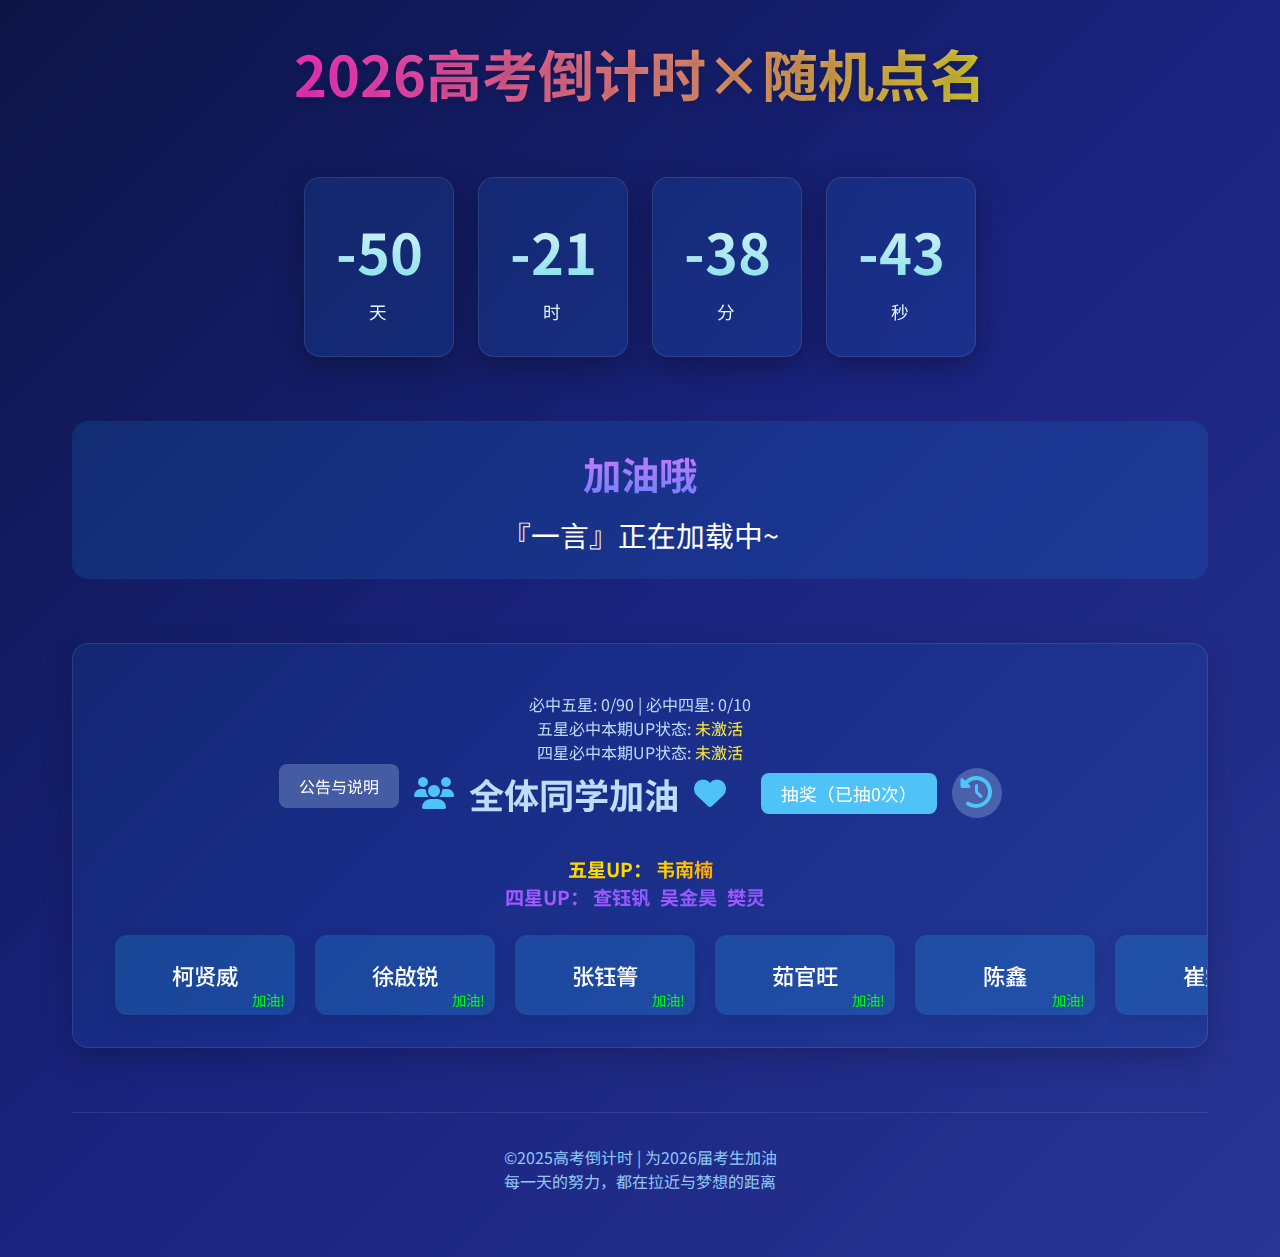
<file: source.html>
<!DOCTYPE html>
<html lang="zh-CN">

<head>
    <meta charset="UTF-8">
    <meta name="viewport" content="width=device-width, initial-scale=1.0">
    <title>2026高考倒计时×随机点名</title>
    <link href="https://fonts.googleapis.com/css2?family=Noto+Sans+SC:wght@300;400;500;700&display=swap"
        rel="stylesheet">
    <link rel="stylesheet" href="https://cdnjs.cloudflare.com/ajax/libs/font-awesome/6.4.0/css/all.min.css">
    <style>
        /* 样式保持不变，与原始代码相同 */
        ::-webkit-scrollbar {
            display: none;
        }

        * {
            margin: 0;
            padding: 0;
            box-sizing: border-box;
            font-family: 'Noto Sans SC', sans-serif;
        }

        body {
            background: linear-gradient(135deg, #0c1445, #1a237e, #283593);
            color: #fff;
            min-height: 100vh;
            overflow-x: hidden;
            position: relative;
        }

        .container {
            max-width: 1200px;
            margin: 0 auto;
            padding: 2rem;
            position: relative;
            z-index: 2;
        }

        header {
            text-align: center;
            animation: fadeIn 5s ease-out;
        }

        h1 {
            font-size: 3.5rem;
            margin-bottom: 1rem;
            background: linear-gradient(to right, #ff00f7, #d0ff00);
            -webkit-background-clip: text;
            background-clip: text;
            -webkit-text-fill-color: transparent;
            text-shadow: 0 2px 10px rgba(0, 0, 0, 0.2);
        }

        .subtitle {
            font-size: 1.2rem;
            color: #bbdefb;
            max-width: 600px;
            margin: 0 auto;
            line-height: 1.6;
        }

        .countdown-container {
            display: flex;
            justify-content: center;
            gap: 1.5rem;
            margin: 4rem 0;
            flex-wrap: wrap;
        }

        .countdown-box {
            background: rgba(25, 118, 210, 0.15);
            backdrop-filter: blur(10px);
            border-radius: 16px;
            border: 1px solid rgba(255, 255, 255, 0.1);
            padding: 2rem 1.5rem;
            min-width: 150px;
            text-align: center;
            box-shadow: 0 10px 30px rgba(0, 0, 0, 0.3);
            transition: transform 0.3s ease, box-shadow 0.3s ease;
        }

        .countdown-value {
            font-size: 3.5rem;
            font-weight: 700;
            background: linear-gradient(to bottom, #e0f7fa, #80deea);
            -webkit-background-clip: text;
            background-clip: text;
            -webkit-text-fill-color: transparent;
            margin-bottom: 0.5rem;
        }

        .countdown-label {
            font-size: 1.1rem;
            color: #e3f2fd;
            text-transform: uppercase;
            letter-spacing: 2px;
        }

        .motivation-container {
            background: rgba(21, 101, 192, 0.15);
            backdrop-filter: blur(10px);
            border-radius: 16px;
            border: 1px solid rgba(255, 255, 255, 0.1);
            padding: 2rem;
            margin: 4rem 0;
            box-shadow: 0 10px 30px rgba(0, 0, 0, 0.2);
            overflow: hidden;
            position: relative;
        }

        .motivation-header {
            display: flex;
            align-items: center;
            justify-content: center;
            gap: 15px;
            margin-bottom: 2rem;
        }

        .motivation-header h2 {
            font-size: 2.2rem;
            color: #bbdefb;
        }

        .motivation-header i {
            font-size: 2rem;
            color: #4fc3f7;
        }

        #hitokoto {
            background: linear-gradient(to bottom, #da75ff, #6a82fb);
            -webkit-background-clip: text;
            background-clip: text;
            -webkit-text-fill-color: transparent;
            font-size: 2.4rem;
            font-weight: 700;
            margin-bottom: 0.8rem;
        }

        .scrolling-names {
            display: flex;
            animation: scroll 180s linear infinite;
            white-space: nowrap;
            width: fit-content;
            will-change: transform;
        }

        .name-item {
            display: inline-flex;
            align-items: center;
            justify-content: center;
            min-width: 180px;
            height: 80px;
            background: rgba(41, 182, 246, 0.2);
            border-radius: 12px;
            margin: 0 10px;
            font-size: 1.4rem;
            font-weight: 500;
            padding: 0 20px;
            position: relative;
            overflow: hidden;
            transition: all 0.3s ease;
            box-shadow: 0 4px 15px rgba(0, 0, 0, 0.1);
        }

        .name-item::after {
            content: "加油!";
            position: absolute;
            bottom: 5px;
            right: 10px;
            font-size: 0.9rem;
            color: #00ff00;
            font-weight: 400;
        }

        .name-item:hover {
            transform: translateY(-5px);
            background: rgba(41, 182, 246, 0.3);
            box-shadow: 0 6px 20px rgba(0, 0, 0, 0.2);
        }

        .name-item:hover::before {
            content: "";
            position: absolute;
            top: 0;
            left: 0;
            width: 100%;
            height: 100%;
            background: linear-gradient(45deg, rgba(79, 172, 254, 0.3), rgba(0, 242, 254, 0.3));
            z-index: -1;
            border-radius: 12px;
        }

        .motivation-text {
            font-size: 1.8rem;
            text-align: center;
            margin: 3rem auto;
            width: auto;
            padding: 1.5rem;
            background: rgba(25, 118, 210, 0.2);
            border-radius: 16px;
            animation: pulse 2s infinite;
        }

        footer {
            text-align: center;
            padding: 2rem;
            margin-top: 3rem;
            color: #90caf9;
            border-top: 1px solid rgba(255, 255, 255, 0.1);
        }

        @keyframes fadeIn {
            from {
                opacity: 0;
                transform: translateY(-20px);
            }

            to {
                opacity: 1;
                transform: translateY(0);
            }
        }

        @keyframes pulse {
            0% {
                box-shadow: 0 0 0 0 rgba(41, 182, 246, 0.4);
            }

            70% {
                box-shadow: 0 0 0 15px rgba(41, 182, 246, 0);
            }

            100% {
                box-shadow: 0 0 0 0 rgba(41, 182, 246, 0);
            }
        }

        @keyframes scroll {
            0% {
                transform: translateX(0);
            }

            100% {
                transform: translateX(-50%);
            }
        }

        @media (max-width: 768px) {
            h1 {
                font-size: 2.5rem;
            }

            .countdown-box {
                min-width: 120px;
                padding: 1.5rem 1rem;
            }

            .countdown-value {
                font-size: 2.5rem;
            }

            .name-item {
                min-width: 150px;
                height: 70px;
                font-size: 1.2rem;
            }
        }

        @media (max-width: 480px) {
            .countdown-box {
                min-width: 80px;
                padding: 1rem 0.5rem;
            }

            .countdown-value {
                font-size: 2rem;
            }

            .countdown-label {
                font-size: 0.9rem;
            }

            .name-item {
                min-width: 130px;
                height: 60px;
                font-size: 1.1rem;
            }
        }

        #lotteryBtn {
            transition: background 0.3s, box-shadow 0.3s;
        }

        #lotteryBtn:disabled {
            background: #b0bec5 !important;
            color: #eee !important;
            cursor: not-allowed;
            box-shadow: none;
            opacity: 0.7;
        }

        /* 新增历史记录样式 */
        .history-btn {
            bottom: 20px;
            background: rgba(255, 255, 255, 0.2);
            color: white;
            border: none;
            width: 50px;
            height: 50px;
            border-radius: 50%;
            font-size: 20px;
            cursor: pointer;
            z-index: 100;
            backdrop-filter: blur(5px);
            transition: all 0.3s ease;
        }

        .history-btn:hover {
            transform: scale(1.1);
            background: rgba(255, 255, 255, 0.3);
        }

        .history-container {
            position: fixed;
            top: 0;
            left: 0;
            width: 100%;
            height: 100%;
            background: rgba(0, 0, 0, 0.7);
            z-index: 1000;
            display: none;
            justify-content: center;
            align-items: center;
            backdrop-filter: blur(5px);
        }

        .history-content {
            background: linear-gradient(135deg, #1a237e, #283593);
            width: 90%;
            max-width: 800px;
            max-height: 80vh;
            overflow: hidden;
            padding: 30px;
            border-radius: 20px;
            box-shadow: 0 10px 30px rgba(0, 0, 0, 0.5);
            position: relative;
        }

        .history-title {
            text-align: center;
            margin-bottom: 25px;
            color: #ffeb3b;
            font-size: 2rem;
        }

        .close-btn {
            position: absolute;
            top: 15px;
            right: 15px;
            background: none;
            border: none;
            color: white;
            font-size: 24px;
            cursor: pointer;
            width: 40px;
            height: 40px;
            border-radius: 50%;
            display: flex;
            justify-content: center;
            align-items: center;
            transition: all 0.3s ease;
        }

        .close-btn:hover {
            background: rgba(255, 255, 255, 0.1);
        }

        .history-slider {
            overflow: hidden;
            position: relative;
        }

        .history-slides {
            display: flex;
            transition: transform 0.5s ease;
        }

        .history-group {
            min-width: 100%;
            padding: 0 10px;
            box-sizing: border-box;
        }

        .group-header {
            display: flex;
            justify-content: space-between;
            align-items: center;
            margin-bottom: 15px;
            padding-bottom: 10px;
            border-bottom: 1px solid rgba(255, 255, 255, 0.2);
        }

        .group-title {
            font-size: 1.2rem;
            color: #bbdefb;
        }

        .group-date {
            font-size: 0.9rem;
            color: #90caf9;
        }

        .history-item {
            display: flex;
            justify-content: space-between;
            align-items: center;
            padding: 12px 15px;
            margin: 8px 0;
            background: rgba(0, 0, 0, 0.2);
            border-radius: 10px;
            transition: all 0.3s ease;
        }

        .history-item:hover {
            background: rgba(0, 0, 0, 0.3);
            transform: translateX(5px);
        }

        .item-name {
            font-size: 1.1rem;
            font-weight: 500;
        }

        .item-rarity {
            font-weight: bold;
        }

        .five-star {
            color: #ffeb3b;
            text-shadow: 0 0 5px rgba(255, 235, 59, 0.5);
        }

        .four-star {
            color: #bb86fc;
            text-shadow: 0 0 5px rgba(187, 134, 252, 0.5);
        }

        .three-star {
            color: #03a9f4;
            text-shadow: 0 0 5px rgba(3, 169, 244, 0.5);
        }

        .item-time {
            font-size: 0.85rem;
            color: #90caf9;
        }

        .slider-controls {
            display: flex;
            justify-content: center;
            margin-top: 20px;
            gap: 15px;
        }

        .slider-btn {
            background: rgba(255, 255, 255, 0.1);
            border: none;
            color: white;
            width: 40px;
            height: 40px;
            border-radius: 50%;
            cursor: pointer;
            display: flex;
            justify-content: center;
            align-items: center;
            font-size: 18px;
            transition: all 0.3s ease;
        }

        .slider-btn:hover {
            background: rgba(255, 255, 255, 0.2);
        }

        .slider-btn:disabled {
            opacity: 0.5;
            cursor: not-allowed;
        }

        .slider-dots {
            display: flex;
            justify-content: center;
            margin-top: 15px;
            gap: 8px;
        }

        .slider-dot {
            width: 10px;
            height: 10px;
            border-radius: 50%;
            background: rgba(255, 255, 255, 0.3);
            cursor: pointer;
            transition: all 0.3s ease;
        }

        .slider-dot.active {
            background: #4fc3f7;
            transform: scale(1.2);
        }

        .no-history {
            text-align: center;
            padding: 30px;
            color: #90caf9;
            font-style: italic;
        }

        /* 公告按钮样式 */
        .announcement-btn {
            position: relative;
            background: rgba(255, 255, 255, 0.2);
            color: white;
            border: none;
            padding: 10px 20px;
            border-radius: 8px;
            font-size: 1rem;
            cursor: pointer;
            margin-bottom: 15px;
            backdrop-filter: blur(5px);
            transition: all 0.3s ease;
        }

        .announcement-btn:hover {
            background: rgba(255, 255, 255, 0.3);
        }

        /* 公告弹窗样式 */
        .announcement-container {
            position: fixed;
            top: 0;
            left: 0;
            width: 100%;
            height: 100%;
            background: rgba(0, 0, 0, 0.7);
            z-index: 1000;
            display: none;
            justify-content: center;
            align-items: center;
            backdrop-filter: blur(5px);
        }

        .announcement-content {
            background: linear-gradient(135deg, #1a237e, #283593);
            width: 90%;
            max-width: 60rem;
            max-height: 80vh;
            overflow: hidden;
            padding: 30px;
            border-radius: 20px;
            box-shadow: 0 10px 30px rgba(0, 0, 0, 0.5);
            position: relative;
        }

        .announcement-title {
            text-align: center;
            margin-bottom: 25px;
            color: #ffeb3b;
            font-size: 2rem;
        }

        .announcement-scroll {
            overflow-y: auto;
            max-height: 60vh;
            padding-right: 10px;
        }

        .announcement-item {
            background: rgba(0, 0, 0, 0.2);
            padding: 15px;
            border-radius: 10px;
            margin-bottom: 15px;
        }

        .announcement-item h3 {
            color: #4fc3f7;
            margin-bottom: 10px;
        }

        .announcement-item p {
            color: #e3f2fd;
            line-height: 1.5;
            margin-bottom: 5px;
        }

        /* 滚动条样式 */
        .announcement-scroll::-webkit-scrollbar {
            width: 5px;
        }

        .announcement-scroll::-webkit-scrollbar-thumb {
            background: #4fc3f7;
            border-radius: 10px;
        }
    </style>
</head>

<body>
    <div class="container">
        <header>
            <h1>2026高考倒计时×随机点名</h1>
        </header>

        <div class="countdown-container">
            <div class="countdown-box">
                <div class="countdown-value" id="days">365</div>
                <div class="countdown-label">天</div>
            </div>
            <div class="countdown-box">
                <div class="countdown-value" id="hours">00</div>
                <div class="countdown-label">时</div>
            </div>
            <div class="countdown-box">
                <div class="countdown-value" id="minutes">00</div>
                <div class="countdown-label">分</div>
            </div>
            <div class="countdown-box">
                <div class="countdown-value" id="seconds">00</div>
                <div class="countdown-label">秒</div>
            </div>
        </div>

        <div class="motivation-text">
            <div id="hitokoto">加油哦</div>
            <div id="from">『一言』正在加载中~</div>
        </div>

        <div class="motivation-container">
            <div id="pityInfo" style="text-align:center; margin-top:1rem; font-size:1rem; color:#bbdefb;">
                必中五星: <span id="fiveStarPityCount">0</span>/90 |
                必中四星: <span id="fourStarPityCount">0</span>/10
                <div>五星必中本期UP状态: <span id="fiveStarGuarantee" style="color:#ffeb3b;">未激活</span></div>
                <div>四星必中本期UP状态: <span id="fourStarGuarantee" style="color:#ffeb3b;">未激活</span></div>
                <div class="motivation-header">
                    <button class="announcement-btn" id="announcement-btn">
                        公告与说明
                    </button>
                    <i class="fas fa-users"></i>
                    <h2>全体同学加油</h2>
                    <i class="fas fa-heart"></i>
                    <button id="lotteryBtn"
                        style="margin-left:20px;padding:8px 20px;font-size:1.1rem;border-radius:8px;background:#4fc3f7;color:#fff;border:none;cursor:pointer;">抽奖</button>
                    <!-- 历史记录按钮 -->
                    <button class="history-btn" id="history-btn"><i class="fas fa-history"></i></button>
                </div>
            </div>
            <div id="upInfo" style="text-align:center;margin-bottom:1.5rem;font-size:1.2rem;"></div>

            <div class="scrolling-names" id="scrollingNames">
                <!-- 名字将由JavaScript动态生成 -->
            </div>
            <div id="winner" style="text-align:center;font-size:3rem;color:#00ff00;margin-top:1.5rem;display:none;">
            </div>
        </div>

        <footer>
            <p>©2025高考倒计时 | 为2026届考生加油</p>
            <p>每一天的努力，都在拉近与梦想的距离</p>
        </footer>
    </div>

    <!-- 历史记录弹窗 -->
    <div class="history-container" id="history-container">
        <div class="history-content">
            <button class="close-btn" id="close-btn">
                <i class="fas fa-times"></i>
            </button>
            <h2 class="history-title">抽卡历史记录</h2>
            <div class="history-slider">
                <div class="history-slides" id="history-slides">
                    <!-- 历史记录内容将通过JavaScript动态生成 -->
                </div>
            </div>
            <div class="slider-controls">
                <button class="slider-btn" id="prev-btn" disabled>
                    <i class="fas fa-chevron-left"></i>
                </button>
                <button class="slider-btn" id="next-btn">
                    <i class="fas fa-chevron-right"></i>
                </button>
            </div>
            <div class="slider-dots" id="slider-dots">
                <!-- 滑动点将通过JavaScript动态生成 -->
            </div>
        </div>
    </div>

    <div class="announcement-container" id="announcement-container">
        <div class="announcement-content">
            <button class="close-btn" id="announcement-close-btn">
                <i class="fas fa-times"></i>
            </button>
            <h2 class="announcement-title">本系统说明</h2>
            <div class="announcement-scroll">
                <!-- 这里放置公告内容 -->
                <div class="announcement-scroll">
                    <div class="announcement-item">
                        <h3><i class="fas fa-clock"></i> 倒计时功能说明</h3>
                        <p>本页面顶部显示的高考倒计时是针对2026年高考的实时倒计时，精确到秒级更新。</p>
                        <ul>
                            <li>倒计时目标日期：2026年06月07日00:00:00</li>
                            <li>显示格式：天、时、分、秒</li>
                            <li>数据更新：每秒自动刷新</li>
                        </ul>
                    </div>

                    <div class="announcement-item">
                        <h3><i class="fas fa-quote-left"></i> 一言功能说明</h3>
                        <p>页面中的励志语句来自「一言」API，每10秒自动更新一次。</p>
                        <ul>
                            <li>数据来源：hitokoto.cn 提供的开放API</li>
                            <li>更新频率：10秒/次</li>
                            <li>内容类型：包含古今中外的名言警句、经典台词和文学语句</li>
                        </ul>
                    </div>

                    <div class="announcement-item">
                        <h3><i class="fas fa-dice"></i> 抽奖机制详细说明</h3>
                        <p>本抽奖系统模拟了『原神』抽卡机制，包含保底机制和UP角色设定。</p>
                        <h4>概率分布</h4>
                        <ul>
                            <li><span class="five-star">五星</span>概率：0.6% (每90抽必出五星)</li>
                            <li><span class="four-star">四星</span>概率：5.1% (每10抽必出四星)</li>
                            <li><span class="three-star">三星</span>概率：94.3%</li>
                        </ul>

                        <h4>保底机制</h4>
                        <ul>
                            <li><strong><span class="five-star">五星</span>保底</strong>：连续89抽未出<span
                                    class="five-star">五星</span>时，第90抽必出<span class="five-star">五星</span></li>
                            <li><strong><span class="four-star">四星</span>保底</strong>：连续9抽未出<span
                                    class="four-star">四星</span>时，第10抽必出<span class="four-star">四星</span></li>
                            <li><strong><span class="five-star">五星UP</span>机制</strong>：当获得<span
                                    class="five-star">五星</span>时，有50%概率为当期UP角色；若未获得UP角色，则下一次<span
                                    class="five-star">五星</span>必定为UP角色</li>
                            <li><strong><span class="four-star">四星UP</span>机制</strong>：当获得<span
                                    class="four-star">四星</span>时，有50%概率为当期UP角色之一；若未获得UP角色，则下一次<span
                                    class="four-star">四星</span>必定为UP角色</li>
                        </ul>

                        <h4>UP角色规则</h4>
                        <ul>
                            <li>每次页面刷新会随机选择1名<span class="five-star">五星UP</span>角色和3名<span
                                    class="four-star">四星UP</span>角色</li>
                            <li>UP角色从班级同学名单中随机抽取。</li>
                            <li>UP状态仅在当前页面有效，刷新页面后会重新随机分配。</li>
                        </ul>

                        <h4>其他规则</h4>
                        <ul>
                            <li>抽奖次数和保底计数每天重置（基于浏览器本地存储）</li>
                            <li>大保底状态（必出UP）会持续到抽中UP角色为止</li>
                            <li>每次抽奖会记录在抽卡历史记录中，可按时间查看</li>
                            <li>注意：除了本期的<span class="four-star">四星UP</span>和<span
                                    class="five-star">五星UP</span>固定，其余的人都有可能重复成为普通的<span
                                    class="five-star">五星</span>、<span class="four-star">四星</span>以及<span
                                    class="three-star">三星</span></li>

                        </ul>
                    </div>

                    <div class="announcement-item">
                        <h3><i class="fas fa-scroll"></i> 名字滚动效果说明</h3>
                        <ul>
                            <li>名字列表：包含班级目前所有同学名字</li>
                            <li>滚动方式：无限循环横向滚动</li>
                            <li>名字顺序：每次次刷新后重新随机排列</li>
                            <li>交互效果：悬停时名字会有上浮效果和特殊光效</li>
                        </ul>
                    </div>

                    <div class="announcement-item">
                        <h3><i class="fas fa-history"></i> 历史记录功能</h3>
                        <p>抽奖历史记录功能允许查看当天的所有抽奖结果。</p>
                        <ul>
                            <li>查看方式：点击右侧历史记录按钮（回溯时钟图标）</li>
                            <li>记录内容：包含抽中角色、稀有度和抽奖时间</li>
                            <li>分组显示：每5条记录为一组，支持分组浏览</li>
                            <li>数据存储：使用浏览器本地存储，仅保存当天记录。</li>

                            <li>稀有度标识：<span class="five-star">五星</span>、<span class="four-star">四星</span>、<span
                                    class="three-star">三星</span></li>
                            <li>注意：因为每次刷新页面后，名字的up和星级都会改变，可能有一个人的名字有不同的等级</li>
                        </ul>
                    </div>

                    <div class="announcement-item">
                        <h3><i class="fas fa-lightbulb"></i>问题反馈</h4>
                            <a
                                href="https://forms.cloud.microsoft/Pages/ResponsePage.aspx?id=DQSIkWdsW0yxEjajBLZtrQAAAAAAAAAAAAN__jMrgodUMlc5UDVMWUxFRElIVFBQNlNMQVVQTU02VS4u">
                                <button class="announcement-btn">点击进入反馈问卷</button>
                            </a>
                    </div>

                    <script>
                        // 设置高考日期（2026年6月7日）
                        const examDate = new Date('June 7, 2026 00:00:00').getTime();

                        // 更新倒计时
                        function updateCountdown() {
                            const now = new Date().getTime();
                            const distance = examDate - now;

                            // 计算天、时、分、秒
                            const days = Math.floor(distance / (1000 * 60 * 60 * 24));
                            const hours = Math.floor((distance % (1000 * 60 * 60 * 24)) / (1000 * 60 * 60));
                            const minutes = Math.floor((distance % (1000 * 60 * 60)) / (1000 * 60));
                            const seconds = Math.floor((distance % (1000 * 60)) / 1000);

                            // 更新显示
                            document.getElementById('days').innerText = days;
                            document.getElementById('hours').innerText = hours.toString().padStart(2, '0');
                            document.getElementById('minutes').innerText = minutes.toString().padStart(2, '0');
                            document.getElementById('seconds').innerText = seconds.toString().padStart(2, '0');
                        }

                        document.addEventListener('DOMContentLoaded', function () {
                            // 初始化一言
                            let hitokotoInterval;
                            let isUpdating = false;
                            function updateHitokoto() {
                                if (isUpdating) return;
                                isUpdating = true;
                                fetch('https://v1.hitokoto.cn')
                                    .then(response => response.json())
                                    .then(data => {
                                        const hitokoto = data.hitokoto || '';
                                        const from = data.from ? `『${data.from}』` : '';
                                        const fromWho = data.from_who ? `${data.from_who}` : '';

                                        // 淡出效果
                                        let opacity = 1;
                                        const container = document.querySelector('.motivation-text');
                                        const fadeOut = setInterval(() => {
                                            opacity -= 0.05;
                                            container.style.opacity = opacity;
                                            if (opacity <= 0) {
                                                clearInterval(fadeOut);

                                                document.getElementById('hitokoto').innerText = hitokoto;
                                                document.getElementById('from').innerText = from + fromWho;
                                                document.getElementById('from').style.fontSize = '20px';
                                                // 淡入效果
                                                const fadeIn = setInterval(() => {
                                                    opacity += 0.05;
                                                    container.style.opacity = opacity;
                                                    if (opacity >= 1) clearInterval(fadeIn);
                                                }, 20);
                                            }
                                        }, 20);
                                    })
                                    .catch(console.error)
                                    .finally(() => {
                                        isUpdating = false;
                                    });
                            }

                            // 立即执行一次
                            updateHitokoto();
                            // 每10秒刷新一次
                            hitokotoInterval = setInterval(updateHitokoto, 10000);
                            // 页面卸载时清除定时器
                            window.addEventListener('unload', () => {
                                clearInterval(intervalId);
                            });
                            document.addEventListener('visibilitychange', function () {
                                if (document.hidden) {
                                    // 页面隐藏时停止一言刷新
                                    clearInterval(hitokotoInterval);
                                } else {
                                    // 页面显示时恢复一言刷新
                                    hitokotoInterval = setInterval(updateHitokoto, 10000);
                                }
                            });
                        });

                        // 获取元素
                        const announcementBtn = document.getElementById('announcement-btn');
                        const announcementContainer = document.getElementById('announcement-container');
                        const announcementCloseBtn = document.getElementById('announcement-close-btn');

                        // 显示公告
                        announcementBtn.addEventListener('click', function () {
                            announcementContainer.style.display = 'flex';
                        });

                        // 关闭公告
                        announcementCloseBtn.addEventListener('click', function () {
                            announcementContainer.style.display = 'none';
                        });

                        // 点击空白处关闭
                        announcementContainer.addEventListener('click', function (e) {
                            if (e.target === this) {
                                this.style.display = 'none';
                            }
                        });

                        // Fisher-Yates 洗牌算法
                        function shuffleArray(array) {
                            const newArray = [...array]; // 创建副本避免修改原数组
                            for (let i = newArray.length - 1; i > 0; i--) {
                                const j = Math.floor(Math.random() * (i + 1));
                                [newArray[i], newArray[j]] = [newArray[j], newArray[i]]; // 交换元素
                            }
                            return newArray;
                        }

                        // 学生名单
                        const students = [
                            "张永沛", "雷俊杰", "陈馨怡", "殷俊强", "郑奎", "李依婷", "王俊楠",
                            "贺梦菲", "黄金婷", "兰雨檐", "肖涵", "陈慧丽", "崔雯", "马英宸",
                            "阮方钰", "袁卓峰", "徐啟锐", "刘一凡", "李健", "韦南楠",
                            "阮心怡", "杨玉艺", "贺鹏城", "刘艺栋", "陈晨", "樊灵",
                            "毛振宇", "徐馨", "索俊俊", "陈鑫", "徐一帆", "刘晨阳",
                            "吴金昊", "阮玮", "代艳兴", "熊娜", "查钰钒",
                            "程琳琳", "柯贤威", "茹官旺", "毛静雯", "朱治锦", "杨起浩",
                            "樵世诚", "熊娅妮", "黄海棠", "程修均", "张维哲", "徐可欣",
                            "张钰箐", "夏增婷", "吴昊昊", "周笠", "任鹏飞", "谢昌农",
                            "程凯", "朱海英", "黄佳辉", "曹旖诺", "谢易航", "巩玉蓉"
                        ];

                        // 随机选UP角色
                        function pickUPs(arr, count) {
                            const copy = [...arr];
                            const result = [];
                            for (let i = 0; i < count; i++) {
                                const idx = Math.floor(Math.random() * copy.length);
                                result.push(copy[idx]);
                                copy.splice(idx, 1);
                            }
                            return result;
                        }

                        // 页面刷新时随机UP（不保存到localStorage）
                        let fiveStarUP = pickUPs(students, 1)[0];
                        let fourStarUPs = pickUPs(students.filter(s => s !== fiveStarUP), 3);

                        // 展示UP信息
                        function updateUPDisplay() {
                            document.getElementById('upInfo').innerHTML = `
                <span style="font-weight:bold;color:#FFD700;">五星UP：</span>
                <span style="background:linear-gradient(90deg,#FFD700,#FFA500);-webkit-background-clip:text;background-clip:text;-webkit-text-fill-color:transparent;font-weight:bold;">${fiveStarUP}</span>
                <br>
                <span style="font-weight:bold;color:#A259FF;">四星UP：</span>
                ${fourStarUPs.map(name => `<span style="background:linear-gradient(90deg,#A259FF,#8F5AFF);-webkit-background-clip:text;background-clip:text;-webkit-text-fill-color:transparent;font-weight:bold;margin-right:10px;">${name}</span>`).join('')}
            `;
                        }

                        updateUPDisplay();

                        const shuffledStudents = shuffleArray(students);
                        console.log("打乱后的名单:", shuffledStudents);

                        function generateScrollingNames() {
                            const container = document.getElementById('scrollingNames');
                            container.innerHTML = '';
                            // 生成两倍名单
                            const doubleList = [...shuffledStudents, ...shuffledStudents];
                            doubleList.forEach(student => {
                                const nameElement = document.createElement('div');
                                nameElement.className = 'name-item';
                                nameElement.textContent = student;
                                container.appendChild(nameElement);
                            });
                        }

                        // 稀有度配置
                        const rarityConfig = [
                            { name: '⭐⭐⭐⭐⭐', color: 'linear-gradient(90deg,#FFD700,#FFA500)', textColor: '#fff', chance: 0.006 },
                            { name: '⭐⭐⭐⭐', color: 'linear-gradient(90deg,#A259FF,#8F5AFF)', textColor: '#fff', chance: 0.051 },
                            { name: '⭐⭐⭐', color: 'linear-gradient(90deg,#00bfff,#1e90ff)', textColor: '#fff', chance: 0.943 }
                        ];

                        // 初始更新
                        updateCountdown();
                        generateScrollingNames();

                        // 每秒更新一次倒计时
                        setInterval(updateCountdown, 1000);

                        // 抽奖效果
                        const lotteryBtn = document.getElementById('lotteryBtn');
                        const scrollingNames = document.getElementById('scrollingNames');
                        const winnerDiv = document.getElementById('winner');
                        let isRolling = false;

                        // 获取当天key（只用于抽奖次数）
                        function getTodayKey(key) {
                            const today = new Date();
                            return key + '_' + today.getFullYear() + '_' + today.getMonth() + '_' + today.getDate();
                        }

                        // 获取保底次数
                        function getPity(key, defaultValue = 0) {
                            const todayKey = getTodayKey(key);
                            const value = localStorage.getItem(todayKey);
                            return value ? parseInt(value) : defaultValue;
                        }

                        // 设置保底次数
                        function setPity(key, value) {
                            const todayKey = getTodayKey(key);
                            localStorage.setItem(todayKey, value);
                        }

                        // 初始化保底（只保存抽奖次数，不保存UP）
                        let totalDraws = getPity('totalDraws', 0);
                        let fiveStarPity = getPity('fiveStarPity', 0);
                        let fourStarPity = getPity('fourStarPity', 0);

                        // 添加大保底状态变量
                        let isGuaranteed5StarUP = localStorage.getItem('isGuaranteed5StarUP') === 'true';
                        let isGuaranteed4StarUP = localStorage.getItem('isGuaranteed4StarUP') === 'true';

                        // 更新保底信息显示
                        function updatePityDisplay() {
                            document.getElementById('fiveStarPityCount').textContent = fiveStarPity;
                            document.getElementById('fourStarPityCount').textContent = fourStarPity;
                            document.getElementById('fiveStarGuarantee').textContent = isGuaranteed5StarUP ? "已激活" : "未激活";
                            document.getElementById('fourStarGuarantee').textContent = isGuaranteed4StarUP ? "已激活" : "未激活";

                            // 根据状态改变颜色
                            document.getElementById('fiveStarGuarantee').style.color = isGuaranteed5StarUP ? "#00ff00" : "#ffeb3b";
                            document.getElementById('fourStarGuarantee').style.color = isGuaranteed4StarUP ? "#00ff00" : "#ffeb3b";
                        }

                        // 在页面加载时初始化显示
                        updatePityDisplay();


                        // 抽奖按钮文本显示抽奖次数
                        function updateLotteryBtnText() {
                            lotteryBtn.innerText = `抽奖（已抽${totalDraws}次）`;
                        }
                        updateLotteryBtnText();

                        // 历史记录相关功能
                        let currentSlide = 0;
                        let totalSlides = 0;

                        // 获取当天历史记录key
                        function getHistoryKey() {
                            const today = new Date();
                            return 'gachaHistory_' + today.getFullYear() + '_' + today.getMonth() + '_' + today.getDate();
                        }

                        // 添加历史记录
                        function addHistoryRecord(name, rarity, isUP) { // 增加isUP参数
                            const historyKey = getHistoryKey();
                            const history = JSON.parse(localStorage.getItem(historyKey) || '[]');

                            const newRecord = {
                                name: name,
                                rarity: rarity,
                                isUP: isUP,  // 新增UP状态字段
                                time: new Date().toLocaleTimeString()
                            };

                            history.unshift(newRecord);
                            localStorage.setItem(historyKey, JSON.stringify(history));
                        }

                        // 显示历史记录
                        function showHistory() {
                            const historyKey = getHistoryKey();
                            const history = JSON.parse(localStorage.getItem(historyKey) || '[]');
                            const slidesContainer = document.getElementById('history-slides');
                            const dotsContainer = document.getElementById('slider-dots');

                            slidesContainer.innerHTML = '';
                            dotsContainer.innerHTML = '';

                            if (history.length === 0) {
                                slidesContainer.innerHTML = '<div class="no-history">今日暂无抽卡记录</div>';
                                document.getElementById('prev-btn').disabled = true;
                                document.getElementById('next-btn').disabled = true;
                                return;
                            }

                            // 计算总页数（每5条一组）
                            totalSlides = Math.ceil(history.length / 5);
                            currentSlide = 0;

                            // 更新按钮状态
                            document.getElementById('prev-btn').disabled = true;
                            document.getElementById('next-btn').disabled = totalSlides <= 1;

                            // 创建分页点
                            for (let i = 0; i < totalSlides; i++) {
                                const dot = document.createElement('div');
                                dot.className = 'slider-dot' + (i === 0 ? ' active' : '');
                                dot.dataset.index = i;
                                dot.addEventListener('click', () => goToSlide(i));
                                dotsContainer.appendChild(dot);
                            }

                            // 创建幻灯片内容
                            for (let i = 0; i < totalSlides; i++) {
                                const group = document.createElement('div');
                                group.className = 'history-group';

                                const groupHeader = document.createElement('div');
                                groupHeader.className = 'group-header';

                                const groupTitle = document.createElement('div');
                                groupTitle.className = 'group-title';
                                groupTitle.textContent = `第 ${i + 1} 组`;

                                groupHeader.appendChild(groupTitle);
                                group.appendChild(groupHeader);

                                // 添加组内记录
                                for (let j = i * 5; j < Math.min((i + 1) * 5, history.length); j++) {
                                    const record = history[j];
                                    const item = document.createElement('div');
                                    item.className = 'history-item';

                                    const nameSpan = document.createElement('span');
                                    nameSpan.className = 'item-name';
                                    nameSpan.textContent = record.name;

                                    const raritySpan = document.createElement('span');
                                    raritySpan.className = 'item-rarity';

                                    if (record.rarity === 0) {
                                        raritySpan.classList.add('five-star');
                                        raritySpan.textContent = '五星' + (record.isUP ? ' UP!' : '');
                                        nameSpan.style.color = '#FFD700';  // 金色
                                    } else if (record.rarity === 1) {
                                        raritySpan.classList.add('four-star');
                                        raritySpan.textContent = '四星' + (record.isUP ? ' UP!' : '');
                                        nameSpan.style.color = '#A259FF';  // 紫色
                                    } else {
                                        raritySpan.classList.add('three-star');
                                        raritySpan.textContent = '三星';
                                        nameSpan.style.color = '#03a9f4';  // 保持原蓝色
                                    }

                                    const timeSpan = document.createElement('span');
                                    timeSpan.className = 'item-time';
                                    timeSpan.textContent = record.time;

                                    item.appendChild(nameSpan);
                                    item.appendChild(raritySpan);
                                    item.appendChild(timeSpan);

                                    group.appendChild(item);
                                }

                                slidesContainer.appendChild(group);
                            }

                            // 重置到第一页
                            goToSlide(0);

                            // 显示弹窗
                            document.getElementById('history-container').style.display = 'flex';
                        }

                        // 切换到指定幻灯片
                        function goToSlide(index) {
                            if (index < 0 || index >= totalSlides) return;

                            currentSlide = index;
                            const slidesContainer = document.getElementById('history-slides');
                            slidesContainer.style.transform = `translateX(-${currentSlide * 100}%)`;

                            // 更新按钮状态
                            document.getElementById('prev-btn').disabled = currentSlide === 0;
                            document.getElementById('next-btn').disabled = currentSlide === totalSlides - 1;

                            // 更新分页点
                            const dots = document.querySelectorAll('.slider-dot');
                            dots.forEach((dot, i) => {
                                dot.classList.toggle('active', i === currentSlide);
                            });
                        }

                        // 初始化历史记录功能
                        document.getElementById('history-btn').addEventListener('click', showHistory);
                        document.getElementById('close-btn').addEventListener('click', function () {
                            document.getElementById('history-container').style.display = 'none';
                            // 关闭时重置到第一页
                            goToSlide(0);
                        });

                        document.getElementById('prev-btn').addEventListener('click', function () {
                            goToSlide(currentSlide - 1);
                        });

                        document.getElementById('next-btn').addEventListener('click', function () {
                            goToSlide(currentSlide + 1);
                        });

                        // 点击空白处关闭弹窗
                        document.getElementById('history-container').addEventListener('click', function (e) {
                            if (e.target === this) {
                                this.style.display = 'none';
                                // 关闭时重置到第一页
                                goToSlide(0);
                            }
                        });

                        lotteryBtn.addEventListener('click', function () {
                            if (isRolling) return;
                            isRolling = true;
                            winnerDiv.style.display = 'none';
                            lotteryBtn.disabled = true;

                            const winnerIndex = Math.floor(Math.random() * scrollingNames.childNodes.length);

                            // 固定滚动总时长为5秒
                            const totalTime = 2000; // 毫秒
                            const totalSteps = 244; // 总步数
                            const interval = totalTime / totalSteps;

                            let currentIndex = 0;
                            let step = 0;
                            let lastTime = null;

                            function highlightRolling(index) {
                                scrollingNames.childNodes.forEach((el, i) => {
                                    if (i === index) {
                                        el.style.background = 'linear-gradient(90deg,#00eaff,#00ff99)';
                                        el.style.color = '#222';
                                        el.style.fontWeight = 'bold';
                                        el.style.boxShadow = '0 0 16px 6px #00eaff';
                                        el.style.border = '2px solid #00ff99';
                                    } else {
                                        el.style.background = '';
                                        el.style.color = '';
                                        el.style.fontWeight = '';
                                        el.style.boxShadow = '';
                                        el.style.border = '';
                                    }
                                });
                            }

                            function roll(now) {
                                if (!lastTime) lastTime = now;
                                if (step < totalSteps) {
                                    if (now - lastTime >= interval) {
                                        highlightRolling(currentIndex);
                                        currentIndex = (currentIndex + 1) % scrollingNames.childNodes.length;
                                        step++;
                                        lastTime = now;
                                    }
                                    requestAnimationFrame(roll);
                                } else {
                                    // 保底机制
                                    let rarityIndex = 2; // 默认三星
                                    totalDraws++;
                                    fiveStarPity++;
                                    fourStarPity++;

                                    if (fiveStarPity >= 90) {
                                        rarityIndex = 0; // 五星保底
                                        fiveStarPity = 0;
                                        fourStarPity = 0;
                                    } else if (fourStarPity >= 10) {
                                        rarityIndex = 1; // 四星保底
                                        fourStarPity = 0;
                                    } else {
                                        const rand = Math.random();
                                        if (rand < rarityConfig[0].chance) {
                                            rarityIndex = 0;
                                            fiveStarPity = 0;
                                            fourStarPity = 0;
                                        } else if (rand < rarityConfig[0].chance + rarityConfig[1].chance) {
                                            rarityIndex = 1;
                                            fourStarPity = 0;
                                        }
                                    }

                                    // 保存抽奖次数（不保存UP）
                                    setPity('totalDraws', totalDraws);
                                    setPity('fiveStarPity', fiveStarPity);
                                    setPity('fourStarPity', fourStarPity);

                                    updateLotteryBtnText();

                                    // 先决定中奖人（使用当前UP，而不是保存的UP）
                                    let winnerName = '';
                                    let isUP = false;
                                    if (rarityIndex === 0) { // 五星
                                        // 先重置保底计数器
                                        fiveStarPity = 0;
                                        fourStarPity = 0;

                                        if (isGuaranteed5StarUP) {
                                            // 大保底状态，必出UP角色
                                            winnerName = fiveStarUP;
                                            isUP = true;
                                            isGuaranteed5StarUP = false; // 使用大保底后重置
                                        } else {
                                            // 小保底，50%概率UP
                                            if (Math.random() < 0.5) {
                                                winnerName = fiveStarUP;
                                                isUP = true;
                                            } else {
                                                const candidates = students.filter(s => s !== fiveStarUP);
                                                winnerName = candidates[Math.floor(Math.random() * candidates.length)];
                                                isUP = false;
                                                isGuaranteed5StarUP = true; // 触发大保底状态
                                            }
                                        }

                                        // 保存大保底状态
                                        localStorage.setItem('isGuaranteed5StarUP', isGuaranteed5StarUP);
                                    } else if (rarityIndex === 1) { // 四星
                                        // 重置四星保底计数器
                                        fourStarPity = 0;

                                        if (isGuaranteed4StarUP) {
                                            // 四星大保底状态，必出UP角色之一
                                            winnerName = fourStarUPs[Math.floor(Math.random() * fourStarUPs.length)];
                                            isUP = true;
                                            isGuaranteed4StarUP = false; // 使用后重置
                                        } else {
                                            // 四星小保底，50%概率UP
                                            if (Math.random() < 0.5) {
                                                winnerName = fourStarUPs[Math.floor(Math.random() * fourStarUPs.length)];
                                                isUP = true;
                                            } else {
                                                const candidates = students.filter(s => !fourStarUPs.includes(s) && s !== fiveStarUP);
                                                winnerName = candidates[Math.floor(Math.random() * candidates.length)];
                                                isUP = false;
                                                isGuaranteed4StarUP = true; // 触发四星大保底
                                            }
                                        }

                                        // 保存四星大保底状态
                                        localStorage.setItem('isGuaranteed4StarUP', isGuaranteed4StarUP);
                                    } else { // 三星
                                        const candidates = students.filter(s => !fourStarUPs.includes(s) && s !== fiveStarUP);
                                        winnerName = candidates[Math.floor(Math.random() * candidates.length)];
                                    }
                                    updatePityDisplay();
                                    // 在抽奖结束后也调用此函数更新显示
                                    // 在抽奖逻辑的最后添加:
                                    // updatePityDisplay();
                                    // 保存抽奖次数和保底计数
                                    setPity('totalDraws', totalDraws);
                                    setPity('fiveStarPity', fiveStarPity);
                                    setPity('fourStarPity', fourStarPity);

                                    // 保存大保底状态
                                    localStorage.setItem('isGuaranteed5StarUP', isGuaranteed5StarUP);
                                    localStorage.setItem('isGuaranteed4StarUP', isGuaranteed4StarUP);


                                    // 在滚动区找到中奖人的位置
                                    let winnerPos = -1;
                                    for (let i = 0; i < scrollingNames.childNodes.length; i++) {
                                        if (scrollingNames.childNodes[i].textContent === winnerName) {
                                            winnerPos = i;
                                            break;
                                        }
                                    }
                                    if (winnerPos === -1) winnerPos = 0;

                                    // 高亮中奖人
                                    scrollingNames.childNodes.forEach((el, i) => {
                                        if (i === winnerPos) {
                                            el.style.background = rarityConfig[rarityIndex].color;
                                            el.style.color = rarityConfig[rarityIndex].textColor;
                                            el.style.fontWeight = 'bold';
                                            el.style.boxShadow = rarityIndex === 0 ? '0 0 32px 12px #FFD700' :
                                                rarityIndex === 1 ? '0 0 24px 8px #A259FF' :
                                                    '0 0 16px 6px #00bfff';
                                            el.style.border = rarityIndex === 0 ? '3px solid #FFD700' :
                                                rarityIndex === 1 ? '3px solid #A259FF' :
                                                    '3px solid #00bfff';
                                        } else {
                                            el.style.background = '';
                                            el.style.color = '';
                                            el.style.fontWeight = '';
                                            el.style.boxShadow = '';
                                            el.style.border = '';
                                        }
                                    });

                                    let tipColor = rarityIndex === 0 ? '#FFD700' : rarityIndex === 1 ? '#A259FF' : '#00bfff';

                                    winnerDiv.innerHTML = `
                        <span style="background:${rarityConfig[rarityIndex].color};-webkit-background-clip:text;background-clip:text;-webkit-text-fill-color:transparent;font-weight:bold;font-size:2.2rem;">
                            ${rarityConfig[rarityIndex].name}${isUP ? ' UP' : ''}
                        </span>
                        <span style="font-size:3rem;font-weight:bold;color:${tipColor};text-shadow:0 0 10px ${tipColor};">${winnerName}</span><br>
                        <span style="font-size:1.5rem;color:${tipColor};font-weight:bold;">🎉恭喜被抽中🎉</span>
                    `;

                                    // 添加历史记录
                                    addHistoryRecord(winnerName, rarityIndex, isUP);

                                    winnerDiv.style.display = 'block';
                                    isRolling = false;
                                    lotteryBtn.disabled = false;
                                }
                            }
                            requestAnimationFrame(roll);
                        });
                    </script>
</body>

</html>
</file>
